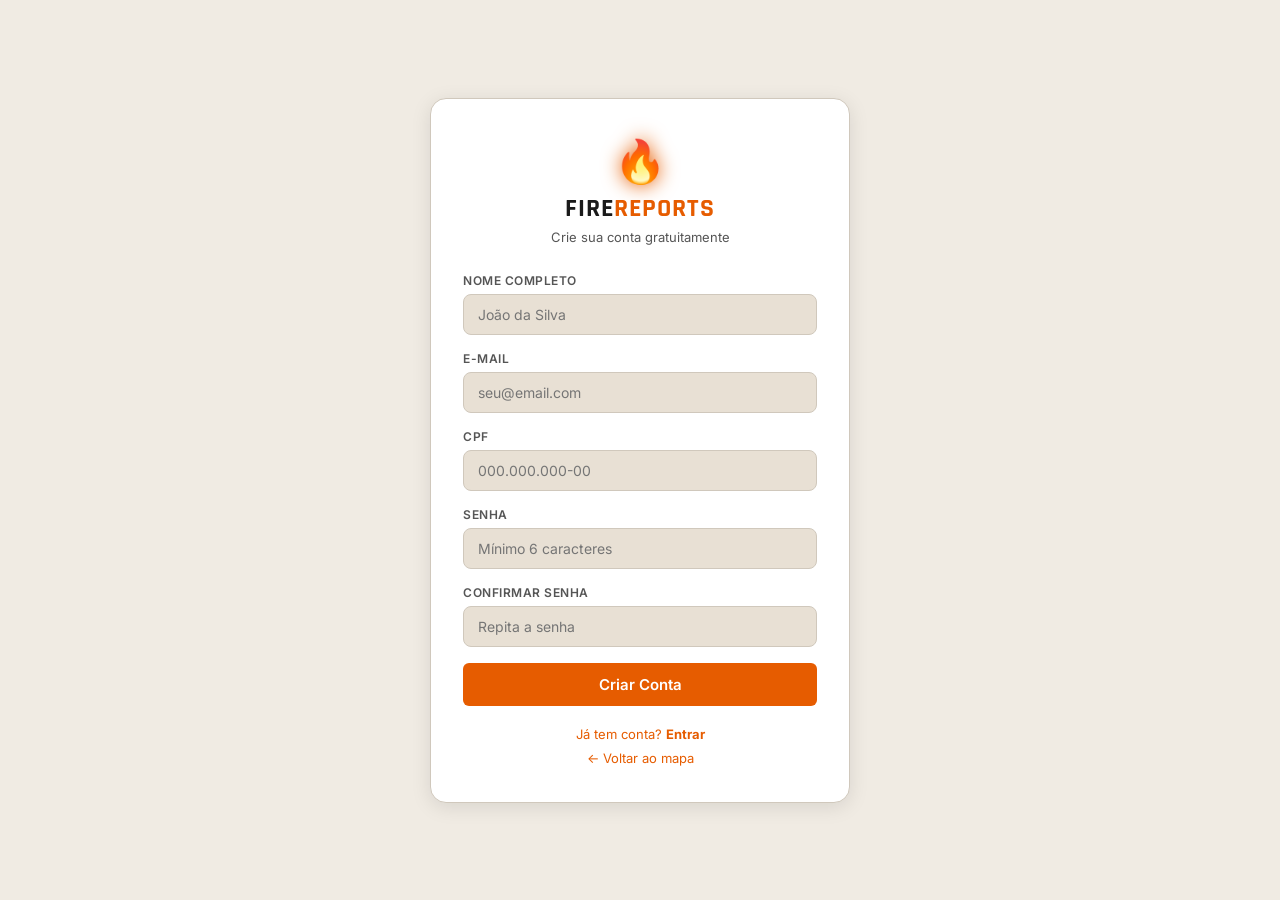
<file: create_account.html>
<!DOCTYPE html>
<html lang="pt-BR">
<head>
  <meta charset="UTF-8">
  <meta name="viewport" content="width=device-width, initial-scale=1.0">
  <title>Criar Conta – FireWatch</title>
  <link rel="stylesheet" href="styles.css">
</head>
<body class="auth-page">
  <div class="auth-card">
    <div class="auth-logo">
      <span class="fire-icon">🔥</span>
      <h1>Fire<span style="color:var(--primary)">Reports</span></h1>
      <p>Crie sua conta gratuitamente</p>
    </div>
    <div class="form-group">
      <label>Nome completo</label>
      <input type="text" id="name" placeholder="João da Silva">
    </div>
    <div class="form-group">
      <label>E-mail</label>
      <input type="email" id="email" placeholder="seu@email.com">
    </div>
    <div class="form-group">
      <label>CPF</label>
      <input type="text" id="cpf" placeholder="000.000.000-00" maxlength="14">
    </div>
    <div class="form-group">
      <label>Senha</label>
      <input type="password" id="password" placeholder="Mínimo 6 caracteres">
    </div>
    <div class="form-group">
      <label>Confirmar senha</label>
      <input type="password" id="password2" placeholder="Repita a senha">
    </div>
    <button class="btn btn-primary btn-full" id="registerBtn">Criar Conta</button>
    <div id="registerError" style="color:var(--danger);font-size:13px;text-align:center;margin-top:10px;display:none"></div>
    <div class="auth-links">
      <a href="login.html">Já tem conta? <strong>Entrar</strong></a>
      <a href="index.html">← Voltar ao mapa</a>
    </div>
  </div>
  <div id="toastContainer"></div>
  <script src="db.js"></script>
  <script src="auth.js"></script>
  <script>
    // Máscara CPF
    document.getElementById('cpf').addEventListener('input', function() {
      let v = this.value.replace(/\D/g, '').slice(0, 11);
      v = v.replace(/(\d{3})(\d)/, '$1.$2');
      v = v.replace(/(\d{3})(\d)/, '$1.$2');
      v = v.replace(/(\d{3})(\d{1,2})$/, '$1-$2');
      this.value = v;
    });

    function validarCPF(cpf) {
      cpf = cpf.replace(/\D/g, '');
      if (cpf.length !== 11 || /^(\d)\1{10}$/.test(cpf)) return false;
      let soma = 0, resto;
      for (let i = 1; i <= 9; i++) soma += parseInt(cpf[i-1]) * (11 - i);
      resto = (soma * 10) % 11;
      if (resto === 10 || resto === 11) resto = 0;
      if (resto !== parseInt(cpf[9])) return false;
      soma = 0;
      for (let i = 1; i <= 10; i++) soma += parseInt(cpf[i-1]) * (12 - i);
      resto = (soma * 10) % 11;
      if (resto === 10 || resto === 11) resto = 0;
      return resto === parseInt(cpf[10]);
    }

    function validarEmail(email) {
      return /^[^\s@]+@[^\s@]+\.[^\s@]{2,}$/.test(email);
    }

    document.getElementById('registerBtn').addEventListener('click', async () => { // ← async corrigido
      const name      = document.getElementById('name').value.trim();
      const email     = document.getElementById('email').value.trim();
      const cpf       = document.getElementById('cpf').value.trim();
      const password  = document.getElementById('password').value;
      const password2 = document.getElementById('password2').value;
      const errEl     = document.getElementById('registerError');
      const btn       = document.getElementById('registerBtn');

      errEl.style.display = 'none';
      const showErr = msg => { errEl.textContent = msg; errEl.style.display = 'block'; };

      if (!name || !email || !cpf || !password || !password2) return showErr('Preencha todos os campos.');
      if (!validarEmail(email))   return showErr('E-mail inválido. Ex: nome@dominio.com');
      if (!validarCPF(cpf))       return showErr('CPF inválido. Verifique os dígitos.');
      if (password.length < 6)    return showErr('A senha deve ter ao menos 6 caracteres.');
      if (password !== password2) return showErr('As senhas não coincidem.');

      btn.textContent = '⏳ Criando conta…';
      btn.disabled    = true;

      const result = await DB.createUser({ name, email, cpf, password }); // ← await corrigido
      if (result.ok) {
        showToast('Conta criada com sucesso! 🎉', 'success');
        setTimeout(() => window.location.href = 'index.html', 1000);
      } else {
        showErr(result.msg);
        btn.textContent = 'Criar Conta';
        btn.disabled    = false;
      }
    });
  </script>
</body>
</html>
</file>
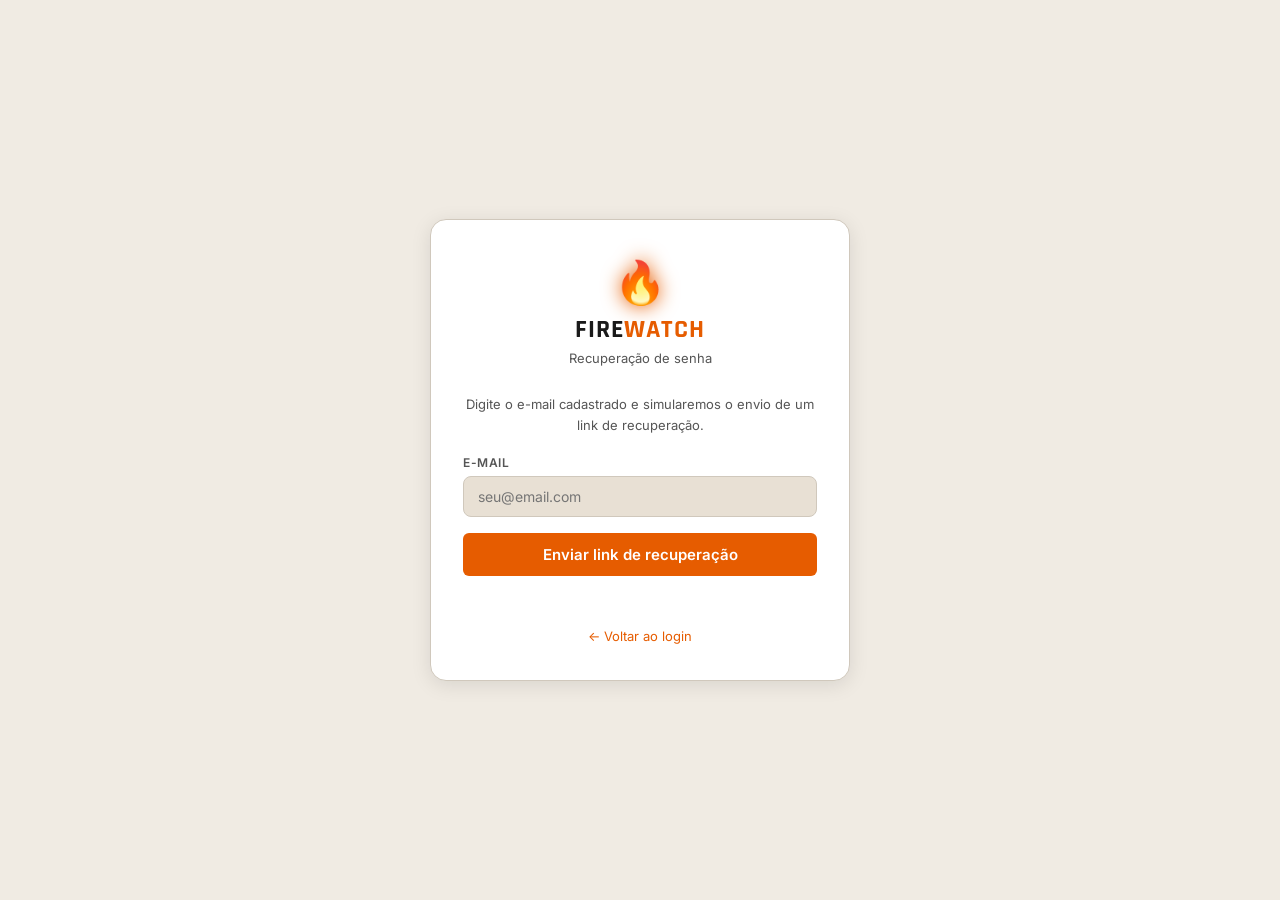
<file: forgot_password.html>
<!DOCTYPE html>
<html lang="pt-BR">
<head>
  <meta charset="UTF-8">
  <meta name="viewport" content="width=device-width, initial-scale=1.0">
  <title>Recuperar Senha – FireWatch</title>
  <link rel="stylesheet" href="styles.css">
</head>
<body class="auth-page">
  <div class="auth-card">
    <div class="auth-logo">
      <span class="fire-icon">🔥</span>
      <h1>Fire<span style="color:var(--primary)">Watch</span></h1>
      <p>Recuperação de senha</p>
    </div>
    <p style="font-size:13px;color:var(--text2);text-align:center;margin-bottom:20px;line-height:1.6">
      Digite o e-mail cadastrado e simularemos o envio de um link de recuperação.
    </p>
    <div class="form-group">
      <label>E-mail</label>
      <input type="email" id="email" placeholder="seu@email.com">
    </div>
    <button class="btn btn-primary btn-full" id="sendBtn">Enviar link de recuperação</button>
    <div id="msg" style="font-size:13px;text-align:center;margin-top:12px;min-height:20px;"></div>
    <div class="auth-links">
      <a href="login.html">← Voltar ao login</a>
    </div>
  </div>
  <div id="toastContainer"></div>
  <script src="db.js"></script>
  <script src="auth.js"></script>
  <script>
    document.getElementById('sendBtn').addEventListener('click', () => {
      const email = document.getElementById('email').value.trim();
      const msgEl = document.getElementById('msg');
      if (!email) {
        msgEl.style.color = 'var(--danger)';
        msgEl.textContent = 'Informe seu e-mail.';
        return;
      }
      // Resposta sempre positiva — não revela se e-mail existe (boa prática de segurança)
      msgEl.style.color = 'var(--success)';
      msgEl.textContent = '✅ Se o e-mail estiver cadastrado, você receberá as instruções em breve.';
    });
  </script>
</body>
</html>
</file>
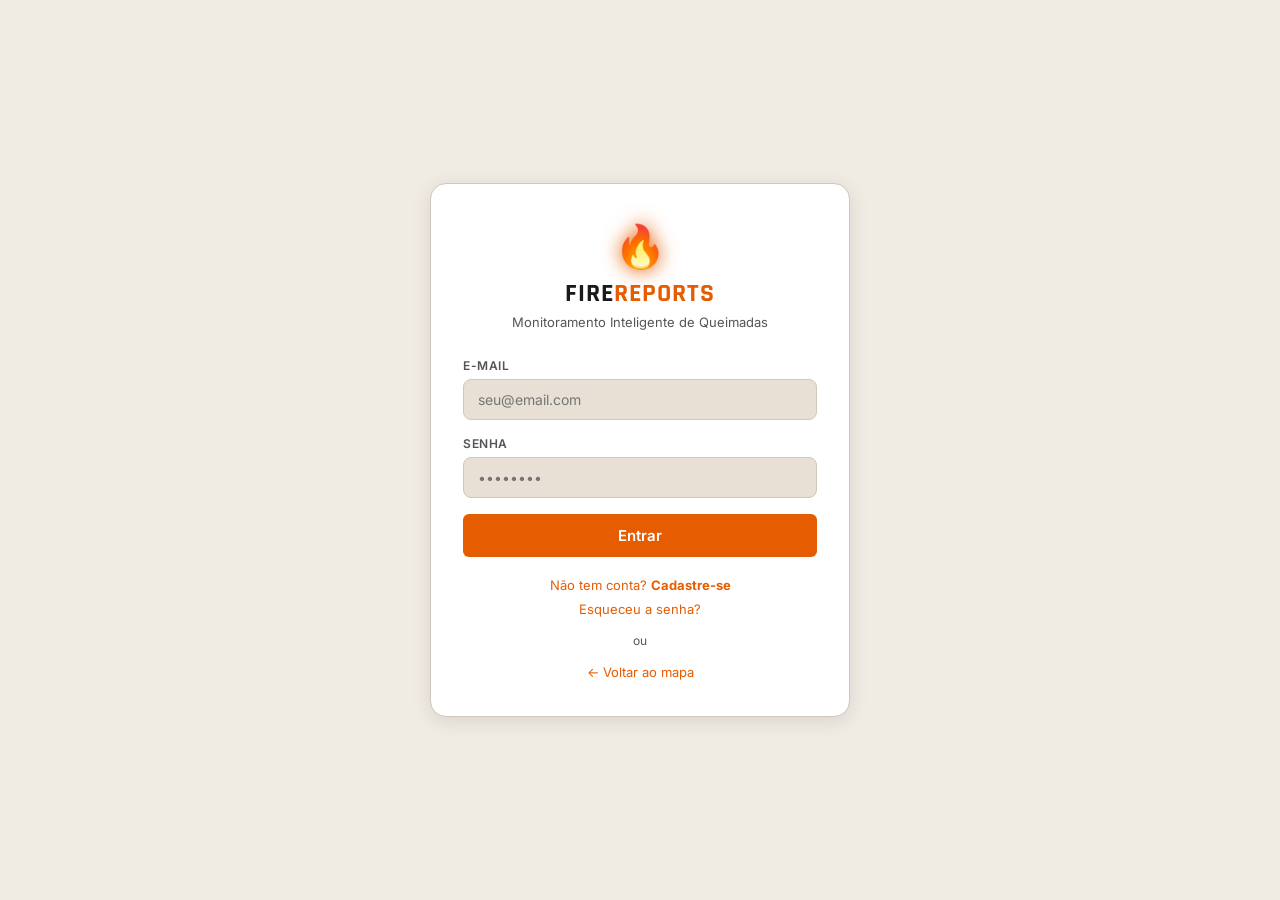
<file: login.html>
<!DOCTYPE html>
<html lang="pt-BR">
<head>
  <meta charset="UTF-8">
  <meta name="viewport" content="width=device-width, initial-scale=1.0">
  <title>Login – FireWatch</title>
  <link rel="stylesheet" href="styles.css">
</head>
<body class="auth-page">
  <div class="auth-card">
    <div class="auth-logo">
      <span class="fire-icon">🔥</span>
      <h1>Fire<span style="color:var(--primary)">Reports</span></h1>
      <p>Monitoramento Inteligente de Queimadas</p>
    </div>
    <div class="form-group">
      <label>E-mail</label>
      <input type="email" id="email" placeholder="seu@email.com" autocomplete="email">
    </div>
    <div class="form-group">
      <label>Senha</label>
      <input type="password" id="password" placeholder="••••••••" autocomplete="current-password">
    </div>
    <button class="btn btn-primary btn-full" id="loginBtn">Entrar</button>
    <div id="loginError" style="color:var(--danger);font-size:13px;text-align:center;margin-top:10px;display:none"></div>
    <div class="auth-links">
      <a href="create_account.html">Não tem conta? <strong>Cadastre-se</strong></a>
      <a href="forgot_password.html">Esqueceu a senha?</a>
      <div class="auth-divider">ou</div>
      <a href="index.html">← Voltar ao mapa</a>
    </div>
  </div>
  <div id="toastContainer"></div>
  <script src="db.js"></script>
  <script src="auth.js"></script>
  <script>
    if (DB.getSession()) window.location.href = 'index.html';

    async function doLogin() {
      const email    = document.getElementById('email').value.trim();
      const password = document.getElementById('password').value;
      const errEl    = document.getElementById('loginError');
      const btn      = document.getElementById('loginBtn');

      errEl.style.display = 'none';

      if (!email || !password) {
        errEl.textContent = 'Preencha todos os campos.';
        errEl.style.display = 'block';
        return;
      }

      btn.textContent = '⏳ Entrando…';
      btn.disabled    = true;

      const result = await DB.loginUser(email, password); // ← await corrigido
      if (result.ok) {
        showToast('Bem-vindo, ' + result.user.name + '! 👋', 'success');
        setTimeout(() => window.location.href = 'index.html', 900);
      } else {
        errEl.textContent = result.msg;
        errEl.style.display = 'block';
        btn.textContent  = 'Entrar';
        btn.disabled     = false;
      }
    }

    document.getElementById('loginBtn').addEventListener('click', doLogin);
    document.addEventListener('keydown', e => { if (e.key === 'Enter') doLogin(); });
  </script>
</body>
</html>
</file>
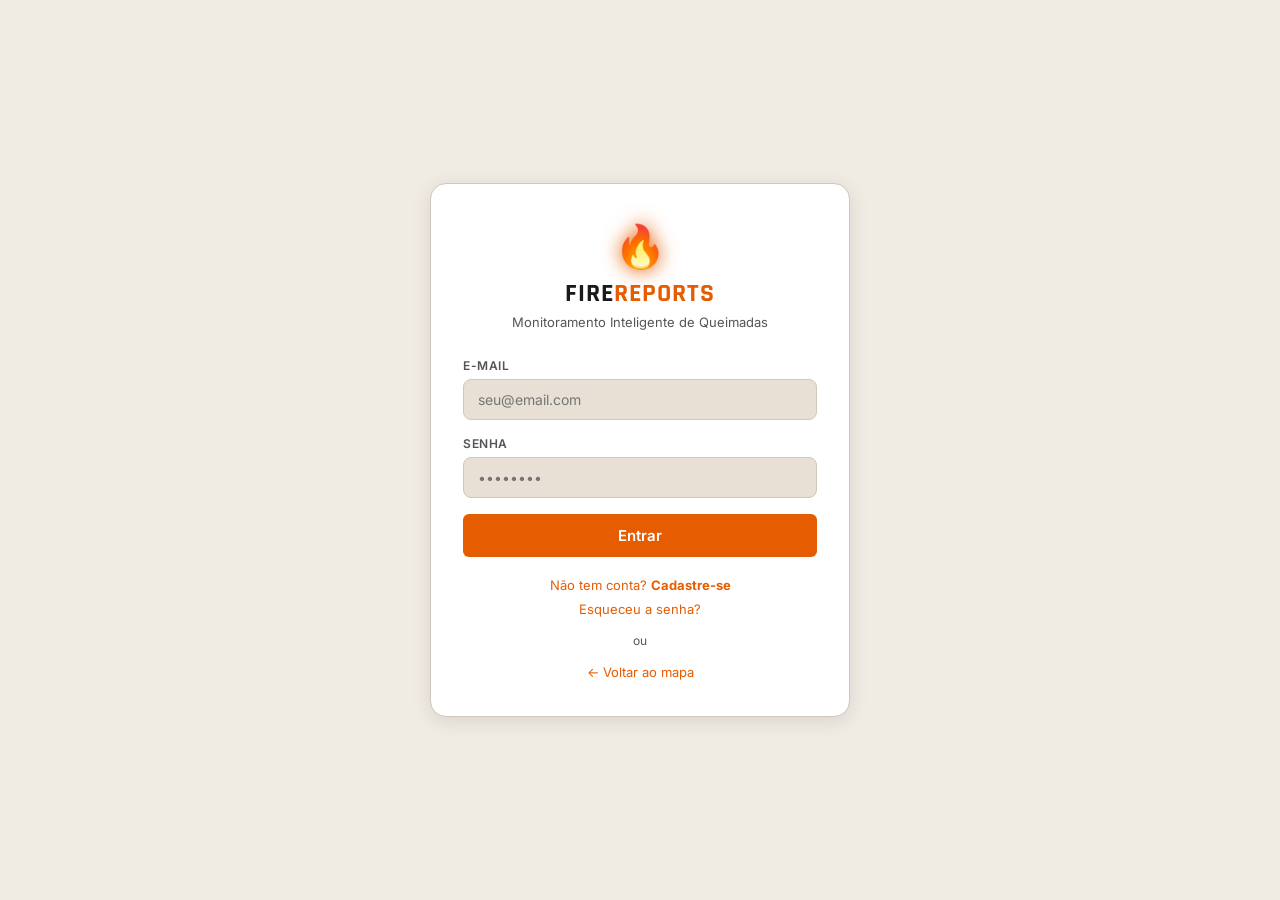
<file: profile.html>
<!DOCTYPE html>
<html lang="pt-BR">
<head>
  <meta charset="UTF-8">
  <meta name="viewport" content="width=device-width, initial-scale=1.0">
  <title>Meu Perfil – FireWatch</title>
  <link rel="stylesheet" href="styles.css">
</head>
<body>
<header>
  <a href="index.html" class="header-brand">
    <span class="logo-icon">🔥</span>
    <span class="logo-text">Fire<span>Reports</span></span>
  </a>
  <div class="header-right">
    <button id="themeToggle" class="btn-icon">🌙</button>
    <button id="menuToggle"  class="btn-icon">☰</button>
  </div>
</header>
<div class="menu-overlay" id="menuOverlay"></div>
<div id="sideMenu" class="side-menu">
  <div class="side-menu-header">
    <div class="side-menu-user" id="menuUserInfo"></div>
  </div>
  <nav>
    <a href="index.html">   <span class="nav-icon">🗺️</span> Mapa</a>
    <a href="profile.html"> <span class="nav-icon">👤</span> Meu Perfil</a>
    <a href="login.html" id="navLogin">        <span class="nav-icon">🔐</span> Login</a>
    <a href="create_account.html" id="navRegister"><span class="nav-icon">📝</span> Criar Conta</a>
  </nav>
  <div class="side-menu-footer">
    <button class="btn btn-danger btn-full" id="logoutBtn" style="display:none">⏏ Sair</button>
  </div>
</div>

<div style="background:var(--bg);min-height:calc(100vh - 56px);padding-bottom:40px;">
  <div class="profile-page">

    <div class="profile-card">
      <div class="profile-header">
        <div class="profile-avatar" id="profileAvatar">?</div>
        <div class="profile-info">
          <h2 id="profileName">Carregando…</h2>
          <p id="profileEmail">–</p>
          <p id="profileSince" style="font-size:12px;color:var(--text2);margin-top:4px">–</p>
        </div>
      </div>
      <div class="stat-grid">
        <div class="stat-item">
          <div class="num" id="statTotal">–</div>
          <div class="lbl">Denúncias</div>
        </div>
        <div class="stat-item">
          <div class="num" id="statAlto" style="color:var(--danger)">–</div>
          <div class="lbl">Alto</div>
        </div>
        <div class="stat-item">
          <div class="num" id="statMedio" style="color:var(--warn)">–</div>
          <div class="lbl">Médio</div>
        </div>
      </div>
    </div>

    <div class="profile-card">
      <h3 style="font-family:var(--font-display);font-size:18px;font-weight:700;margin-bottom:16px;text-transform:uppercase;letter-spacing:0.5px;">
        📋 Minhas Denúncias
      </h3>
      <div class="report-list" id="myReports">
        <p style="color:var(--text2);font-size:14px;">⏳ Carregando…</p>
      </div>
    </div>

    <div class="profile-card">
      <h3 style="font-family:var(--font-display);font-size:18px;font-weight:700;margin-bottom:16px;text-transform:uppercase;letter-spacing:0.5px;">
        ⚙️ Conta
      </h3>
      <button class="btn btn-danger" id="logoutBtnProfile">⏏ Sair da conta</button>
    </div>

  </div>
</div>

<div id="toastContainer"></div>
<footer>© 2026 PROJETO ADS III | Desenvolvido por Filipe</footer>

<script src="db.js"></script>
<script src="auth.js"></script>
<script>
  const session = DB.getSession();
  if (!session) { window.location.href = 'login.html'; }

  // ← tudo dentro de async para poder usar await
  async function loadProfile() {
    const user    = await DB.getUserById(session.id);   // ← await corrigido
    const reports = await DB.getReportsByUser(session.id); // ← await + método correto

    // Perfil
    document.getElementById('profileAvatar').textContent =
      session.name.charAt(0).toUpperCase();
    document.getElementById('profileName').textContent  =
      user ? user.name  : session.name;
    document.getElementById('profileEmail').textContent =
      user ? user.email : session.email;
    document.getElementById('profileSince').textContent =
      user && user.created_at
        ? 'Membro desde ' + new Date(user.created_at).toLocaleDateString('pt-BR')
        : '';

    // Stats
    document.getElementById('statTotal').textContent =
      reports.length;
    document.getElementById('statAlto').textContent  =
      reports.filter(r => r.level === '3').length;
    document.getElementById('statMedio').textContent =
      reports.filter(r => r.level === '2').length;

    // Lista de denúncias
    const listEl   = document.getElementById('myReports');
    const levelMap = { '1': 'baixo', '2': 'medio', '3': 'alto' };
    const labelMap = { '1': 'Baixo',  '2': 'Médio', '3': 'Alto' };

    if (reports.length === 0) {
      listEl.innerHTML =
        '<p style="color:var(--text2);font-size:14px;">Nenhuma denúncia registrada ainda.</p>';
    } else {
      listEl.innerHTML = reports.map(r => `
        <div class="report-item ${levelMap[r.level] || ''}">
          <span class="ri-badge">${labelMap[r.level] || r.level}</span>
          <span class="ri-info">${r.category} – ${r.info || 'Sem descrição'}</span>
          <span class="ri-date">${new Date(r.created_at).toLocaleDateString('pt-BR')}</span>
        </div>
      `).join('');
    }
  }

  loadProfile();

  document.getElementById('logoutBtnProfile').addEventListener('click', () => {
    DB.logout();
    window.location.href = 'login.html';
  });
</script>
</body>
</html>
</file>
<file: styles.css>
@import url('https://fonts.googleapis.com/css2?family=Rajdhani:wght@400;500;600;700&family=Inter:wght@300;400;500;600&display=swap');

/* ── RESET ─────────────────────────────────────────────────── */
*, *::before, *::after { box-sizing: border-box; margin: 0; padding: 0; }
html, body { height: 100%; }

/* ── VARIÁVEIS ──────────────────────────────────────────────── */
:root {
  /* Cores principais */
  --primary:      #e65c00;
  --primary-glow: #ff8c00;
  --danger:       #ff3b30;
  --warn:         #ff9500;
  --safe:         #ffd60a;
  --success:      #30d158;

  /* Tema claro */
  --bg:           #f0ebe3;
  --bg2:          #ffffff;
  --bg3:          #e8e0d4;
  --text:         #1a1a1a;
  --text2:        #555;
  --border:       #d0c8bc;
  --header-bg:    #1a1a1a;
  --header-text:  #ffffff;
  --card-shadow:  0 4px 20px rgba(0,0,0,0.10);

  /* Tipografia */
  --font-display: 'Rajdhani', sans-serif;
  --font-body:    'Inter', sans-serif;

  /* Animações */
  --ease: cubic-bezier(0.4, 0, 0.2, 1);
}

body.dark-mode {
  --bg:           #0f0f0f;
  --bg2:          #1a1a1a;
  --bg3:          #242424;
  --text:         #f0ede8;
  --text2:        #999;
  --border:       #333;
  --header-bg:    #0a0a0a;
  --card-shadow:  0 4px 20px rgba(0,0,0,0.5);
}

/* ── BASE ───────────────────────────────────────────────────── */
body {
  font-family: var(--font-body);
  background: var(--bg);
  color: var(--text);
  transition: background 0.3s var(--ease), color 0.3s var(--ease);
}

/* ── HEADER ─────────────────────────────────────────────────── */
header {
  background: var(--header-bg);
  height: 56px;
  padding: 0 20px;
  display: flex;
  align-items: center;
  justify-content: space-between;
  position: relative;
  z-index: 500;
  border-bottom: 2px solid var(--primary);
}

.header-brand {
  display: flex;
  align-items: center;
  gap: 10px;
  text-decoration: none;
}

.header-brand .logo-icon {
  font-size: 22px;
  filter: drop-shadow(0 0 6px var(--primary));
}

.header-brand .logo-text {
  font-family: var(--font-display);
  font-size: 18px;
  font-weight: 700;
  color: #fff;
  letter-spacing: 1px;
  text-transform: uppercase;
}

.header-brand .logo-text span {
  color: var(--primary);
}

.header-right {
  display: flex;
  align-items: center;
  gap: 10px;
}

/* ── BOTÕES ─────────────────────────────────────────────────── */
.btn {
  display: inline-flex;
  align-items: center;
  justify-content: center;
  gap: 6px;
  padding: 8px 16px;
  border: none;
  border-radius: 6px;
  font-family: var(--font-body);
  font-size: 13px;
  font-weight: 500;
  cursor: pointer;
  transition: all 0.2s var(--ease);
  text-decoration: none;
  white-space: nowrap;
}

.btn-primary {
  background: var(--primary);
  color: #fff;
}
.btn-primary:hover {
  background: var(--primary-glow);
  box-shadow: 0 0 12px rgba(230,92,0,0.4);
  transform: translateY(-1px);
}

.btn-ghost {
  background: transparent;
  color: var(--header-text);
  border: 1px solid rgba(255,255,255,0.2);
}
.btn-ghost:hover {
  background: rgba(255,255,255,0.1);
}

.btn-danger {
  background: var(--danger);
  color: #fff;
}
.btn-danger:hover { opacity: 0.85; }

.btn-full { width: 100%; justify-content: center; padding: 12px; font-size: 15px; font-weight: 600; }

.btn-icon {
  background: none;
  border: none;
  cursor: pointer;
  color: #fff;
  font-size: 20px;
  padding: 6px;
  border-radius: 6px;
  transition: background 0.2s;
  line-height: 1;
}
.btn-icon:hover { background: rgba(255,255,255,0.1); }

/* ── MENU LATERAL ───────────────────────────────────────────── */
.side-menu {
  position: fixed;
  top: 0;
  right: -280px;
  width: 280px;
  height: 100%;
  background: var(--bg2);
  border-left: 1px solid var(--border);
  padding-top: 56px;
  transition: right 0.3s var(--ease);
  display: flex;
  flex-direction: column;
  z-index: 490;
  box-shadow: -4px 0 30px rgba(0,0,0,0.2);
}

.side-menu.open { right: 0; }

.side-menu-header {
  padding: 20px;
  border-bottom: 1px solid var(--border);
}

.side-menu-user {
  display: flex;
  align-items: center;
  gap: 12px;
}

.avatar {
  width: 42px;
  height: 42px;
  border-radius: 50%;
  background: var(--primary);
  display: flex;
  align-items: center;
  justify-content: center;
  font-family: var(--font-display);
  font-size: 18px;
  font-weight: 700;
  color: #fff;
  flex-shrink: 0;
}

.side-menu-user-info .name {
  font-weight: 600;
  font-size: 14px;
  color: var(--text);
}
.side-menu-user-info .email {
  font-size: 12px;
  color: var(--text2);
}

.side-menu nav {
  flex: 1;
  padding: 10px 0;
}

.side-menu nav a {
  display: flex;
  align-items: center;
  gap: 12px;
  padding: 13px 20px;
  text-decoration: none;
  color: var(--text);
  font-size: 14px;
  font-weight: 500;
  transition: all 0.2s;
  border-left: 3px solid transparent;
}

.side-menu nav a:hover {
  background: var(--bg3);
  border-left-color: var(--primary);
  color: var(--primary);
}

.side-menu nav a .nav-icon { font-size: 18px; width: 24px; text-align: center; }

.side-menu-footer {
  padding: 16px 20px;
  border-top: 1px solid var(--border);
}

/* Overlay escuro quando menu aberto */
.menu-overlay {
  display: none;
  position: fixed;
  inset: 0;
  background: rgba(0,0,0,0.4);
  z-index: 480;
}
.menu-overlay.active { display: block; }

/* ── LAYOUT PRINCIPAL ───────────────────────────────────────── */
.main-content {
  display: flex;
  height: calc(100vh - 56px);
}

/* ── MAPA ───────────────────────────────────────────────────── */
#map {
  flex: 1 1 0;
  height: 100%;
  min-width: 0;
}

/* ── PAINEL LATERAL ─────────────────────────────────────────── */
.panel {
  width: 340px;
  flex-shrink: 0;
  background: var(--bg2);
  border-left: 1px solid var(--border);
  display: flex;
  flex-direction: column;
  overflow: hidden;
}

.panel-header {
  padding: 16px 20px 12px;
  border-bottom: 1px solid var(--border);
}

.panel-title {
  font-family: var(--font-display);
  font-size: 20px;
  font-weight: 700;
  color: var(--text);
  letter-spacing: 0.5px;
  text-transform: uppercase;
  display: flex;
  align-items: center;
  gap: 8px;
}

/* HUD - contadores */
.hud {
  display: grid;
  grid-template-columns: repeat(4, 1fr);
  gap: 6px;
  padding: 12px 20px;
  border-bottom: 1px solid var(--border);
}

.hud-card {
  background: var(--bg3);
  border-radius: 8px;
  padding: 8px 6px;
  text-align: center;
  border-top: 3px solid transparent;
}
.hud-card.alto  { border-color: var(--danger); }
.hud-card.medio { border-color: var(--warn); }
.hud-card.baixo { border-color: var(--safe); }
.hud-card.total { border-color: var(--primary); }

.hud-card .hud-num {
  font-family: var(--font-display);
  font-size: 22px;
  font-weight: 700;
  line-height: 1;
  color: var(--text);
}
.hud-card .hud-label {
  font-size: 10px;
  font-weight: 500;
  color: var(--text2);
  text-transform: uppercase;
  letter-spacing: 0.5px;
  margin-top: 2px;
}

/* Formulário dentro do painel */
.panel-body {
  flex: 1;
  overflow-y: auto;
  padding: 16px 20px;
  scrollbar-width: thin;
  scrollbar-color: var(--border) transparent;
}

.form-group {
  margin-bottom: 14px;
}

.form-group label {
  display: block;
  font-size: 12px;
  font-weight: 600;
  color: var(--text2);
  text-transform: uppercase;
  letter-spacing: 0.5px;
  margin-bottom: 6px;
}

.form-group input,
.form-group select,
.form-group textarea {
  width: 100%;
  padding: 10px 12px;
  background: var(--bg3);
  border: 1px solid var(--border);
  border-radius: 8px;
  color: var(--text);
  font-family: var(--font-body);
  font-size: 14px;
  transition: border-color 0.2s, box-shadow 0.2s;
  outline: none;
}

.form-group input:focus,
.form-group select:focus,
.form-group textarea:focus {
  border-color: var(--primary);
  box-shadow: 0 0 0 3px rgba(230,92,0,0.15);
}

.form-group textarea { resize: vertical; min-height: 70px; }

.input-row {
  display: flex;
  gap: 8px;
}
.input-row input { flex: 1; }

/* Nível de risco - seleção visual */
.level-selector {
  display: grid;
  grid-template-columns: repeat(3, 1fr);
  gap: 8px;
}

.level-option {
  position: relative;
}

.level-option input[type="radio"] {
  position: absolute;
  opacity: 0;
  width: 0;
}

.level-option label {
  display: flex;
  flex-direction: column;
  align-items: center;
  gap: 4px;
  padding: 10px 6px;
  border: 2px solid var(--border);
  border-radius: 8px;
  cursor: pointer;
  transition: all 0.2s;
  text-align: center;
  font-size: 12px;
  font-weight: 600;
  text-transform: uppercase;
  letter-spacing: 0.5px;
  color: var(--text2);
}

.level-option label .lvl-icon { font-size: 20px; }

.level-option input:checked + label {
  border-color: var(--lcolor);
  background: rgba(var(--lcolor-rgb), 0.1);
  color: var(--lcolor);
}

.level-option.baixo  { --lcolor: #ffd60a; --lcolor-rgb: 255,214,10; }
.level-option.medio  { --lcolor: #ff9500; --lcolor-rgb: 255,149,0; }
.level-option.alto   { --lcolor: #ff3b30; --lcolor-rgb: 255,59,48; }

/* Upload de foto */
.file-upload {
  position: relative;
}
.file-upload input[type="file"] {
  position: absolute;
  opacity: 0;
  width: 0;
  height: 0;
}
.file-upload-label {
  display: flex;
  align-items: center;
  gap: 8px;
  padding: 10px 12px;
  background: var(--bg3);
  border: 1px dashed var(--border);
  border-radius: 8px;
  cursor: pointer;
  font-size: 13px;
  color: var(--text2);
  transition: all 0.2s;
}
.file-upload-label:hover {
  border-color: var(--primary);
  color: var(--primary);
}
#photoName {
  font-size: 11px;
  color: var(--success);
  margin-top: 4px;
  display: block;
}

/* ── FILTROS ────────────────────────────────────────────────── */
.filters {
  display: flex;
  gap: 6px;
  padding: 10px 20px;
  border-bottom: 1px solid var(--border);
  flex-wrap: wrap;
}

.filter-btn {
  padding: 4px 12px;
  border-radius: 20px;
  border: 1px solid var(--border);
  background: transparent;
  color: var(--text2);
  font-size: 12px;
  font-weight: 500;
  cursor: pointer;
  transition: all 0.2s;
}
.filter-btn:hover,
.filter-btn.active {
  border-color: var(--primary);
  background: var(--primary);
  color: #fff;
}
.filter-btn.f-alto.active  { background: var(--danger); border-color: var(--danger); }
.filter-btn.f-medio.active { background: var(--warn);   border-color: var(--warn); }
.filter-btn.f-baixo.active { background: var(--safe);   border-color: var(--safe); color: #000; }

/* ── TOAST ──────────────────────────────────────────────────── */
#toastContainer {
  position: fixed;
  bottom: 24px;
  left: 50%;
  transform: translateX(-50%);
  z-index: 9999;
  display: flex;
  flex-direction: column;
  gap: 8px;
  pointer-events: none;
}

.toast {
  background: var(--bg2);
  border: 1px solid var(--border);
  border-left: 4px solid var(--primary);
  border-radius: 10px;
  padding: 12px 18px;
  min-width: 260px;
  max-width: 360px;
  font-size: 13px;
  color: var(--text);
  box-shadow: 0 8px 30px rgba(0,0,0,0.2);
  animation: toastIn 0.3s var(--ease) forwards;
  pointer-events: all;
}
.toast.success { border-left-color: var(--success); }
.toast.error   { border-left-color: var(--danger); }
.toast.warning { border-left-color: var(--warn); }

@keyframes toastIn {
  from { opacity: 0; transform: translateY(12px); }
  to   { opacity: 1; transform: translateY(0); }
}
@keyframes toastOut {
  from { opacity: 1; }
  to   { opacity: 0; transform: translateY(12px); }
}

/* ── PÁGINAS AUTH (login / cadastro) ────────────────────────── */
.auth-page {
  min-height: 100vh;
  display: flex;
  align-items: center;
  justify-content: center;
  background: var(--bg);
  padding: 20px;
}

.auth-card {
  background: var(--bg2);
  border: 1px solid var(--border);
  border-radius: 16px;
  padding: 36px 32px;
  width: 100%;
  max-width: 420px;
  box-shadow: var(--card-shadow);
}

.auth-logo {
  text-align: center;
  margin-bottom: 28px;
}

.auth-logo .fire-icon {
  font-size: 42px;
  display: block;
  filter: drop-shadow(0 0 10px var(--primary));
  animation: pulse-fire 2s ease-in-out infinite;
}

@keyframes pulse-fire {
  0%, 100% { transform: scale(1); }
  50%       { transform: scale(1.08); }
}

.auth-logo h1 {
  font-family: var(--font-display);
  font-size: 26px;
  font-weight: 700;
  color: var(--text);
  text-transform: uppercase;
  letter-spacing: 1px;
  margin-top: 6px;
}

.auth-logo p {
  font-size: 13px;
  color: var(--text2);
  margin-top: 4px;
}

.auth-card .form-group { margin-bottom: 16px; }
.auth-card .form-group label {
  font-size: 12px;
  font-weight: 600;
  color: var(--text2);
  text-transform: uppercase;
  letter-spacing: 0.5px;
  margin-bottom: 6px;
  display: block;
}
.auth-card .form-group input {
  width: 100%;
  padding: 11px 14px;
  background: var(--bg3);
  border: 1px solid var(--border);
  border-radius: 8px;
  color: var(--text);
  font-size: 14px;
  outline: none;
  transition: border-color 0.2s, box-shadow 0.2s;
}
.auth-card .form-group input:focus {
  border-color: var(--primary);
  box-shadow: 0 0 0 3px rgba(230,92,0,0.15);
}

.auth-links {
  text-align: center;
  margin-top: 20px;
  display: flex;
  flex-direction: column;
  gap: 8px;
}

.auth-links a {
  font-size: 13px;
  color: var(--primary);
  text-decoration: none;
  transition: opacity 0.2s;
}
.auth-links a:hover { opacity: 0.75; }

.auth-divider {
  text-align: center;
  font-size: 12px;
  color: var(--text2);
  margin: 8px 0;
}

/* ── PERFIL ─────────────────────────────────────────────────── */
.profile-page {
  max-width: 700px;
  margin: 40px auto;
  padding: 0 20px;
}

.profile-card {
  background: var(--bg2);
  border: 1px solid var(--border);
  border-radius: 16px;
  padding: 28px;
  box-shadow: var(--card-shadow);
  margin-bottom: 20px;
}

.profile-header {
  display: flex;
  align-items: center;
  gap: 18px;
  margin-bottom: 24px;
}

.profile-avatar {
  width: 72px;
  height: 72px;
  border-radius: 50%;
  background: linear-gradient(135deg, var(--primary), var(--primary-glow));
  display: flex;
  align-items: center;
  justify-content: center;
  font-family: var(--font-display);
  font-size: 30px;
  font-weight: 700;
  color: #fff;
  box-shadow: 0 0 20px rgba(230,92,0,0.3);
}

.profile-info h2 {
  font-family: var(--font-display);
  font-size: 24px;
  font-weight: 700;
  color: var(--text);
}

.profile-info p { font-size: 14px; color: var(--text2); margin-top: 2px; }

.stat-grid {
  display: grid;
  grid-template-columns: repeat(3, 1fr);
  gap: 12px;
  margin-top: 12px;
}

.stat-item {
  background: var(--bg3);
  border-radius: 10px;
  padding: 14px;
  text-align: center;
}
.stat-item .num {
  font-family: var(--font-display);
  font-size: 28px;
  font-weight: 700;
  color: var(--primary);
}
.stat-item .lbl { font-size: 11px; color: var(--text2); text-transform: uppercase; letter-spacing: 0.5px; }

.report-list { display: flex; flex-direction: column; gap: 10px; }

.report-item {
  display: flex;
  align-items: center;
  gap: 12px;
  padding: 12px 16px;
  background: var(--bg3);
  border-radius: 10px;
  border-left: 4px solid transparent;
}
.report-item.alto  { border-left-color: var(--danger); }
.report-item.medio { border-left-color: var(--warn); }
.report-item.baixo { border-left-color: var(--safe); }

.report-item .ri-badge {
  font-size: 11px;
  font-weight: 700;
  text-transform: uppercase;
  padding: 2px 8px;
  border-radius: 4px;
  flex-shrink: 0;
}
.report-item.alto  .ri-badge { background: rgba(255,59,48,.15);  color: var(--danger); }
.report-item.medio .ri-badge { background: rgba(255,149,0,.15);  color: var(--warn); }
.report-item.baixo .ri-badge { background: rgba(255,214,10,.15); color: #b8960a; }

.report-item .ri-info { flex: 1; font-size: 13px; color: var(--text); }
.report-item .ri-date { font-size: 11px; color: var(--text2); }

/* ── FOOTER ─────────────────────────────────────────────────── */
footer {
  background: var(--header-bg);
  color: #666;
  text-align: center;
  padding: 8px;
  font-size: 11px;
  letter-spacing: 0.5px;
  border-top: 1px solid #222;
}

/* ── RESPONSIVO ─────────────────────────────────────────────── */
@media (max-width: 768px) {
  .panel { width: 100%; position: fixed; bottom: 0; left: 0; right: 0; height: 55vh; border-left: none; border-top: 1px solid var(--border); z-index: 400; }
  .main-content { flex-direction: column; }
  #map { height: 45vh; }
}
</file>
